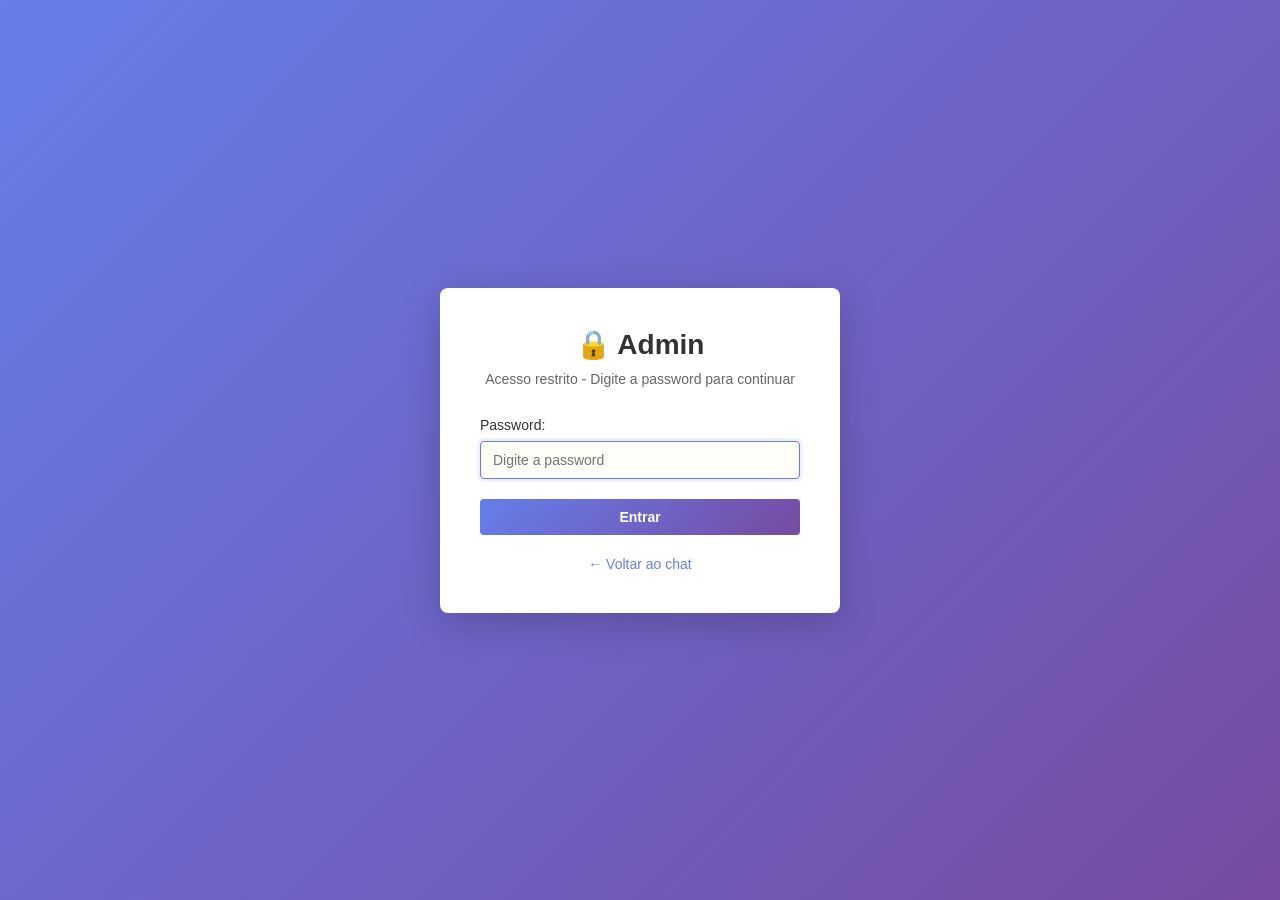
<file: web/admin_login.html>
<!doctype html>
<html lang="pt">
  <head>
    <meta charset="UTF-8" />
    <meta name="viewport" content="width=device-width, initial-scale=1.0" />
    <title>Admin Login - SIGARRA Assistant</title>
    <link rel="stylesheet" href="/web/styles.css" />
    <style>
      .admin-login-container {
        display: flex;
        justify-content: center;
        align-items: center;
        height: 100vh;
        background: linear-gradient(135deg, #667eea 0%, #764ba2 100%);
        font-family: -apple-system, BlinkMacSystemFont, 'Segoe UI', Roboto, sans-serif;
      }
      .login-box {
        background: white;
        padding: 40px;
        border-radius: 8px;
        box-shadow: 0 10px 40px rgba(0, 0, 0, 0.2);
        width: 100%;
        max-width: 400px;
      }
      .login-box h1 {
        margin: 0 0 10px 0;
        font-size: 28px;
        color: #333;
        text-align: center;
      }
      .login-box p {
        margin: 0 0 30px 0;
        color: #666;
        text-align: center;
        font-size: 14px;
      }
      .form-group {
        margin-bottom: 20px;
      }
      .form-group label {
        display: block;
        margin-bottom: 8px;
        color: #333;
        font-weight: 500;
        font-size: 14px;
      }
      .form-group input {
        width: 100%;
        padding: 10px 12px;
        border: 1px solid #ddd;
        border-radius: 4px;
        font-size: 14px;
        box-sizing: border-box;
        transition: border-color 0.2s;
      }
      .form-group input:focus {
        outline: none;
        border-color: #667eea;
        box-shadow: 0 0 0 3px rgba(102, 126, 234, 0.1);
      }
      .submit-btn {
        width: 100%;
        padding: 10px;
        background: linear-gradient(135deg, #667eea 0%, #764ba2 100%);
        color: white;
        border: none;
        border-radius: 4px;
        font-weight: 600;
        font-size: 14px;
        cursor: pointer;
        transition: opacity 0.2s;
      }
      .submit-btn:hover {
        opacity: 0.9;
      }
      .submit-btn:disabled {
        opacity: 0.6;
        cursor: not-allowed;
      }
      .error-message {
        margin-bottom: 20px;
        padding: 12px;
        background: #fee;
        border: 1px solid #fcc;
        border-radius: 4px;
        color: #c33;
        font-size: 14px;
        text-align: center;
        display: none;
      }
      .back-link {
        text-align: center;
        margin-top: 20px;
      }
      .back-link a {
        color: #667eea;
        text-decoration: none;
        font-size: 14px;
      }
      .back-link a:hover {
        text-decoration: underline;
      }
    </style>
  </head>
  <body>
    <div class="admin-login-container">
      <div class="login-box">
        <h1>🔒 Admin</h1>
        <p>Acesso restrito - Digite a password para continuar</p>
        
        <div id="error-message" class="error-message"></div>
        
        <form id="login-form">
          <div class="form-group">
            <label for="password">Password:</label>
            <input
              type="password"
              id="password"
              name="password"
              placeholder="Digite a password"
              required
              autocomplete="current-password"
            />
          </div>
          
          <button type="submit" id="submit-btn" class="submit-btn">
            Entrar
          </button>
        </form>
        
        <div class="back-link">
          <a href="/">← Voltar ao chat</a>
        </div>
      </div>
    </div>

    <script>
      const form = document.getElementById('login-form');
      const passwordInput = document.getElementById('password');
      const submitBtn = document.getElementById('submit-btn');
      const errorMessage = document.getElementById('error-message');

      form.addEventListener('submit', async (e) => {
        e.preventDefault();
        
        const password = passwordInput.value.trim();
        if (!password) {
          showError('Digite a password');
          return;
        }

        submitBtn.disabled = true;
        submitBtn.textContent = 'Entrando...';
        errorMessage.style.display = 'none';

        try {
          const res = await fetch('/api/admin/login', {
            method: 'POST',
            headers: { 'Content-Type': 'application/json' },
            body: JSON.stringify({ username: 'admin', password }),
          });

          if (res.ok) {
            // Login bem-sucedido, redirecionar para admin
            window.location.href = '/admin';
          } else if (res.status === 401) {
            showError('Password incorreta');
          } else {
            showError('Erro ao autenticar. Tente novamente.');
          }
        } catch (err) {
          console.error('Login error:', err);
          showError('Erro de conectividade. Tente novamente.');
        } finally {
          submitBtn.disabled = false;
          submitBtn.textContent = 'Entrar';
        }
      });

      function showError(msg) {
        errorMessage.textContent = msg;
        errorMessage.style.display = 'block';
      }

      // Focus no password ao carregar
      passwordInput.focus();
    </script>
  </body>
</html>
</file>
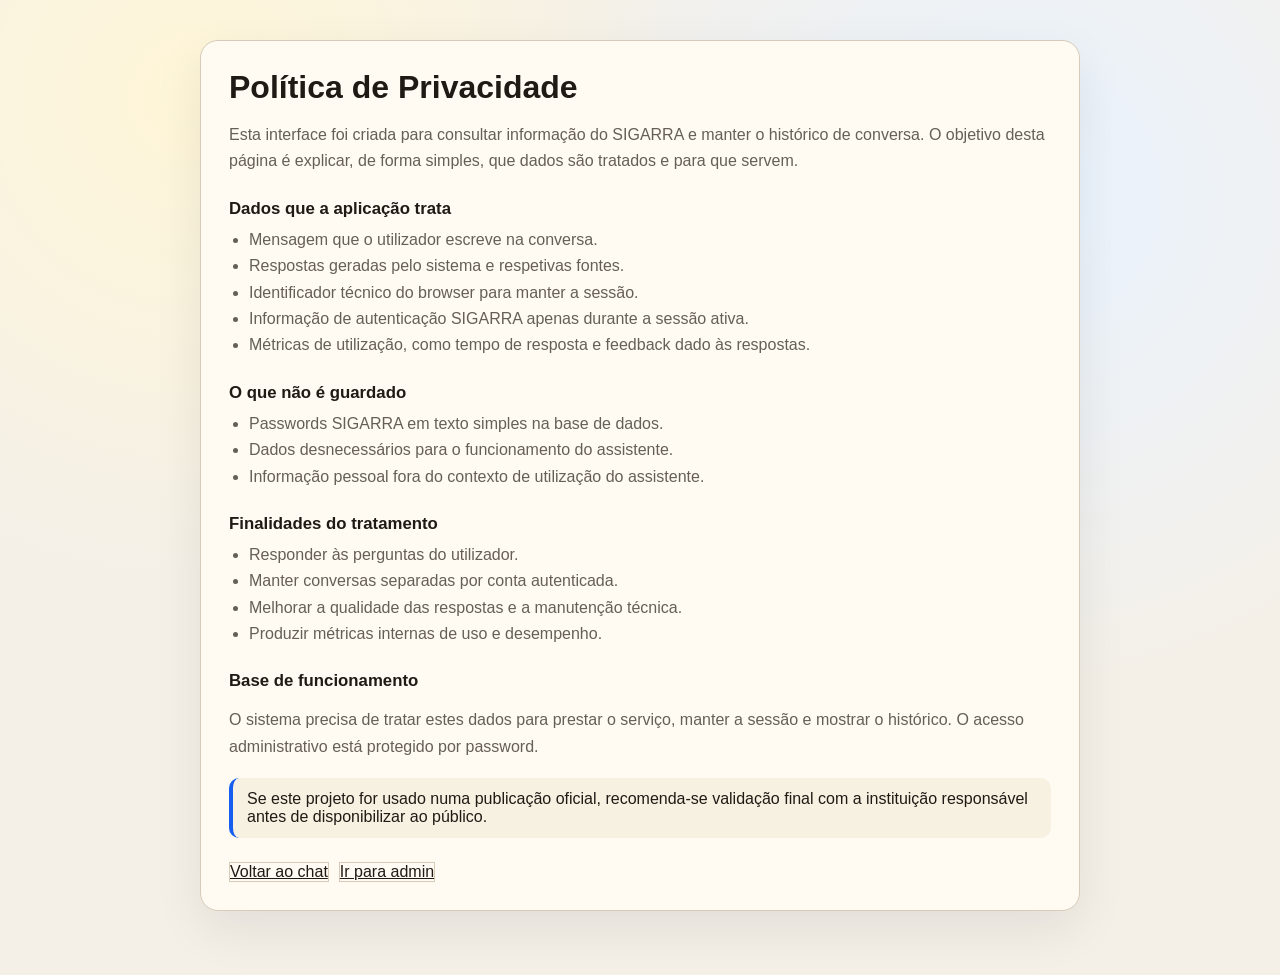
<file: web/privacidade.html>
<!doctype html>
<html lang="pt">
  <head>
    <meta charset="UTF-8" />
    <meta name="viewport" content="width=device-width, initial-scale=1.0" />
    <title>Política de Privacidade - SIGARRA Assistant</title>
    <link rel="stylesheet" href="/web/styles.css" />
    <style>
      .privacy-page {
        max-width: 920px;
        margin: 0 auto;
        padding: 40px 20px 64px;
      }

      .privacy-card {
        border: 1px solid var(--border);
        background: color-mix(in srgb, var(--panel-2) 86%, white);
        border-radius: 18px;
        padding: 28px;
        box-shadow: 0 18px 50px rgba(31, 26, 20, 0.08);
      }

      .privacy-card h1 {
        margin: 0 0 8px;
        font-size: 2rem;
      }

      .privacy-card p,
      .privacy-card li {
        color: var(--muted);
        line-height: 1.65;
        font-size: 1rem;
      }

      .privacy-card h2 {
        margin-top: 24px;
        margin-bottom: 8px;
        font-size: 1.05rem;
      }

      .privacy-actions {
        display: flex;
        gap: 10px;
        flex-wrap: wrap;
        margin-top: 24px;
      }

      .privacy-note {
        margin-top: 18px;
        padding: 12px 14px;
        border-left: 4px solid var(--accent);
        background: #f7f1e2;
        border-radius: 10px;
      }

      .privacy-card ul {
        margin: 8px 0 0;
        padding-left: 20px;
      }
    </style>
  </head>
  <body>
    <main class="privacy-page">
      <article class="privacy-card">
        <h1>Política de Privacidade</h1>
        <p>
          Esta interface foi criada para consultar informação do SIGARRA e manter o histórico de conversa.
          O objetivo desta página é explicar, de forma simples, que dados são tratados e para que servem.
        </p>

        <h2>Dados que a aplicação trata</h2>
        <ul>
          <li>Mensagem que o utilizador escreve na conversa.</li>
          <li>Respostas geradas pelo sistema e respetivas fontes.</li>
          <li>Identificador técnico do browser para manter a sessão.</li>
          <li>Informação de autenticação SIGARRA apenas durante a sessão ativa.</li>
          <li>Métricas de utilização, como tempo de resposta e feedback dado às respostas.</li>
        </ul>

        <h2>O que não é guardado</h2>
        <ul>
          <li>Passwords SIGARRA em texto simples na base de dados.</li>
          <li>Dados desnecessários para o funcionamento do assistente.</li>
          <li>Informação pessoal fora do contexto de utilização do assistente.</li>
        </ul>

        <h2>Finalidades do tratamento</h2>
        <ul>
          <li>Responder às perguntas do utilizador.</li>
          <li>Manter conversas separadas por conta autenticada.</li>
          <li>Melhorar a qualidade das respostas e a manutenção técnica.</li>
          <li>Produzir métricas internas de uso e desempenho.</li>
        </ul>

        <h2>Base de funcionamento</h2>
        <p>
          O sistema precisa de tratar estes dados para prestar o serviço, manter a sessão e mostrar o histórico.
          O acesso administrativo está protegido por password.
        </p>

        <div class="privacy-note">
          Se este projeto for usado numa publicação oficial, recomenda-se validação final com a instituição
          responsável antes de disponibilizar ao público.
        </div>

        <div class="privacy-actions">
          <a class="ghost-btn" href="/">Voltar ao chat</a>
          <a class="ghost-btn" href="/admin">Ir para admin</a>
        </div>
      </article>
    </main>
  </body>
</html>
</file>
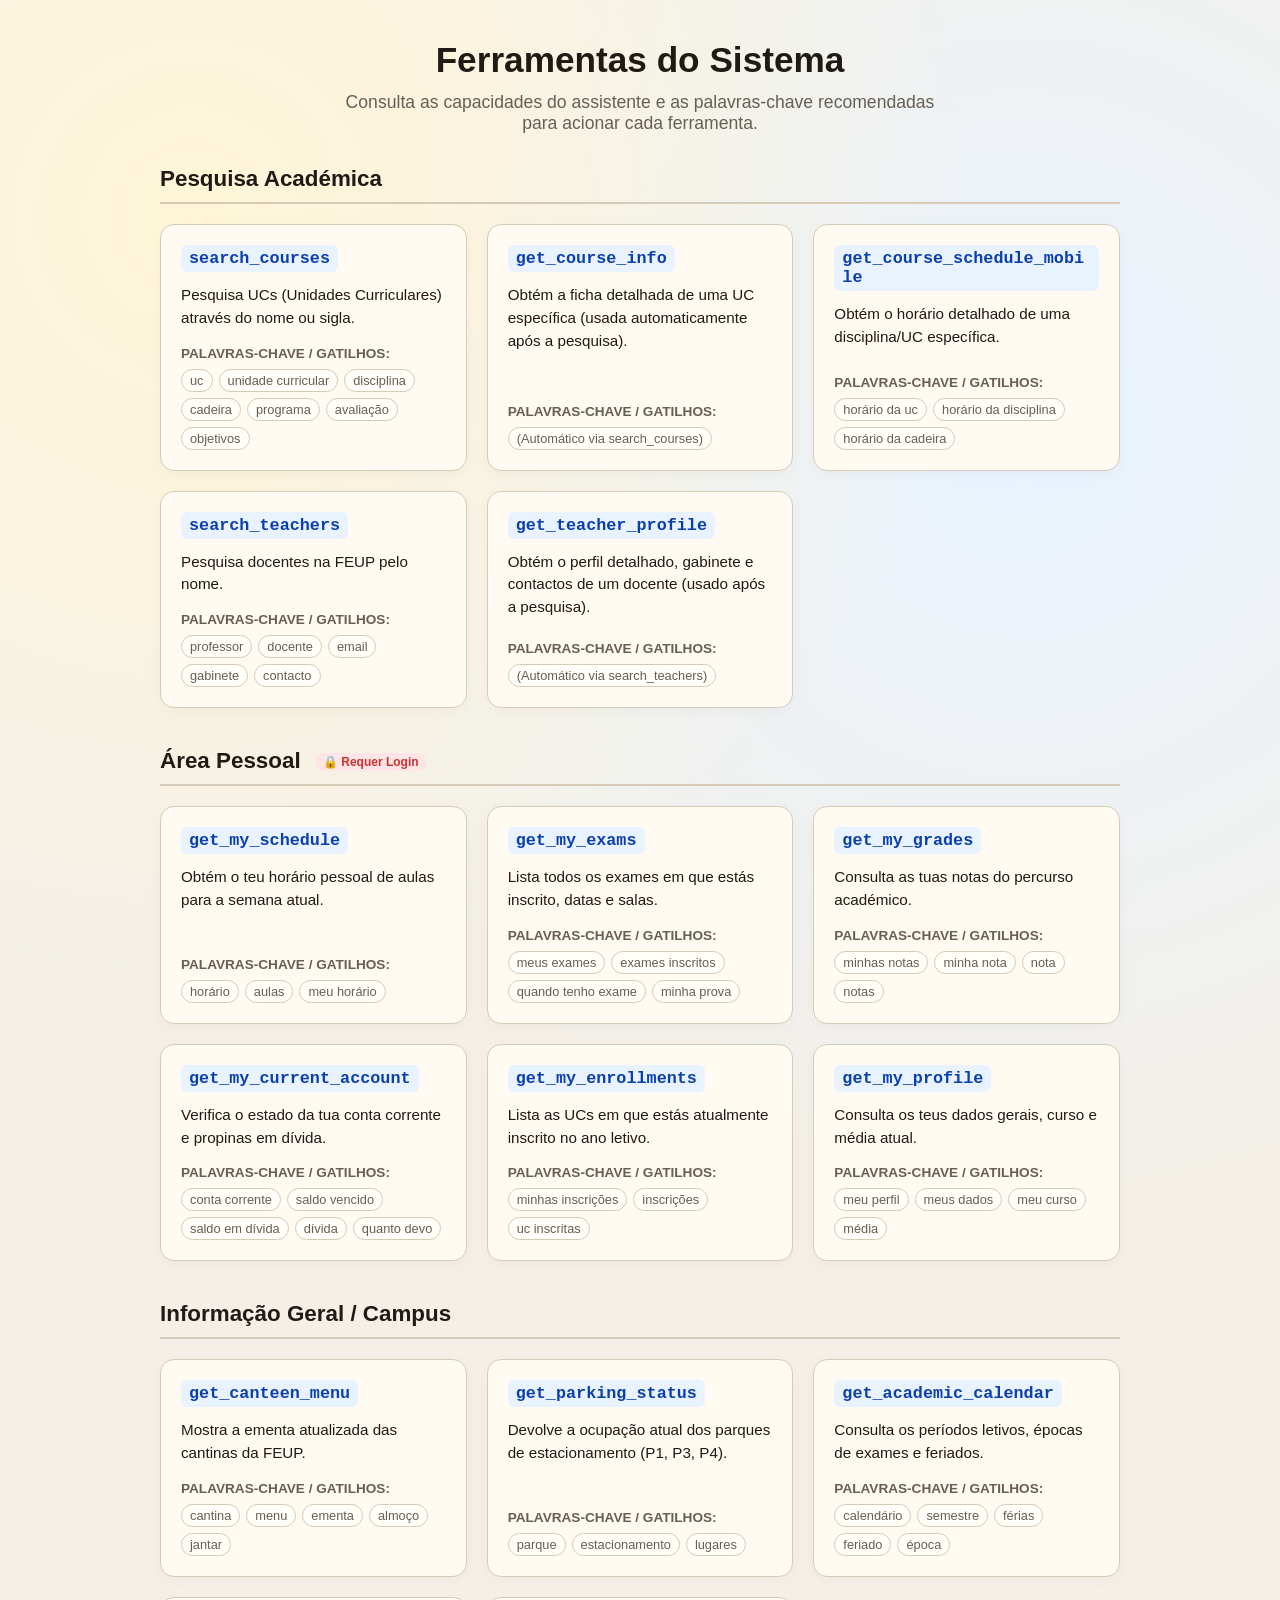
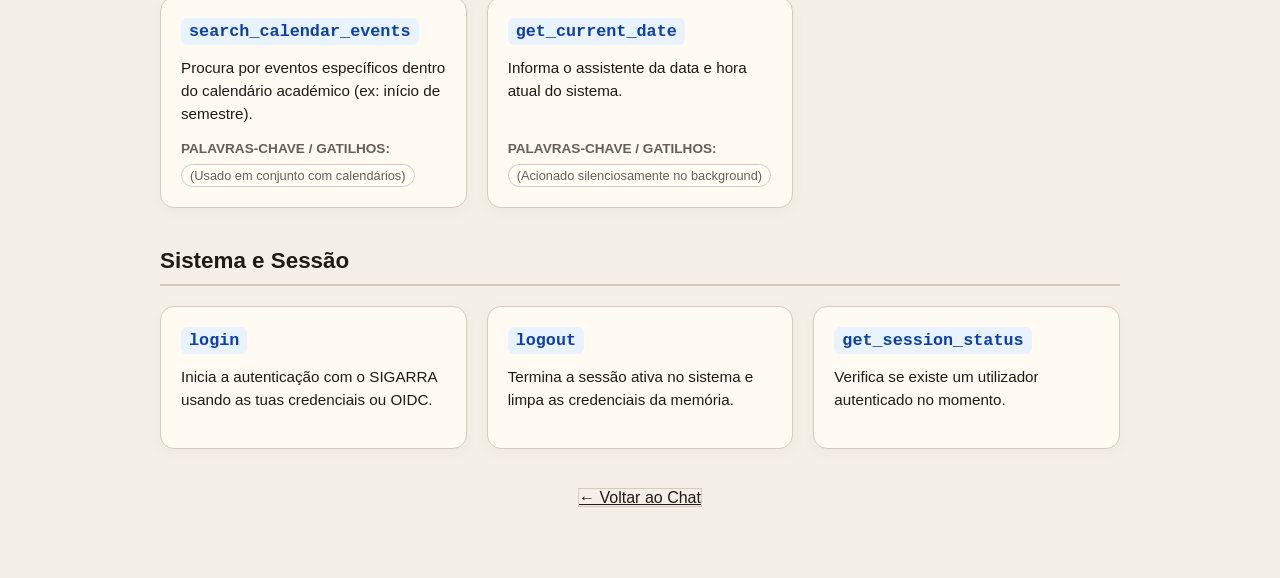
<file: web/tools.html>
<!doctype html>
<html lang="pt">
  <head>
    <meta charset="UTF-8" />
    <meta name="viewport" content="width=device-width, initial-scale=1.0" />
    <title>Ferramentas e Palavras-chave - SIGARRA Assistant</title>
    <link rel="stylesheet" href="/web/styles.css" />
    <style>
      .tools-page {
        max-width: 1000px;
        margin: 0 auto;
        padding: 40px 20px 64px;
      }

      .tools-header {
        margin-bottom: 32px;
        text-align: center;
      }

      .tools-header h1 {
        margin: 0 0 12px;
        font-size: 2.2rem;
      }

      .tools-header p {
        color: var(--muted);
        font-size: 1.1rem;
        max-width: 600px;
        margin: 0 auto;
      }

      .category-section {
        margin-bottom: 40px;
      }

      .category-section h2 {
        font-size: 1.4rem;
        border-bottom: 2px solid var(--border);
        padding-bottom: 10px;
        margin-bottom: 20px;
        color: var(--ink);
      }

      .tools-grid {
        display: grid;
        grid-template-columns: repeat(auto-fill, minmax(300px, 1fr));
        gap: 20px;
      }

      .tool-card {
        border: 1px solid var(--border);
        background: color-mix(in srgb, var(--panel-2) 90%, white);
        border-radius: 14px;
        padding: 20px;
        box-shadow: 0 4px 15px rgba(31, 26, 20, 0.03);
        display: flex;
        flex-direction: column;
      }

      .tool-name {
        font-family: monospace;
        font-size: 1.05rem;
        font-weight: bold;
        color: var(--accent-2);
        background: #e9f3ff;
        padding: 4px 8px;
        border-radius: 6px;
        display: inline-block;
        margin-bottom: 12px;
        word-break: break-all;
      }

      .tool-description {
        font-size: 0.95rem;
        line-height: 1.5;
        margin: 0 0 16px 0;
        flex-grow: 1;
      }

      .tool-keywords-title {
        font-size: 0.85rem;
        font-weight: 600;
        text-transform: uppercase;
        color: var(--muted);
        margin-bottom: 8px;
      }

      .keyword-tags {
        display: flex;
        flex-wrap: wrap;
        gap: 6px;
      }

      .keyword-tag {
        background: #fffef9;
        border: 1px solid var(--border);
        color: var(--muted);
        font-size: 0.8rem;
        padding: 3px 8px;
        border-radius: 12px;
      }

      .auth-badge {
        display: inline-flex;
        align-items: center;
        font-size: 0.75rem;
        background: #ffe5e5;
        color: #c33;
        padding: 2px 8px;
        border-radius: 10px;
        margin-left: 8px;
        vertical-align: middle;
        font-weight: bold;
      }

      .back-btn-container {
        margin-top: 40px;
        text-align: center;
      }
    </style>
  </head>
  <body>
    <main class="tools-page">
      <header class="tools-header">
        <h1>Ferramentas do Sistema</h1>
        <p>Consulta as capacidades do assistente e as palavras-chave recomendadas para acionar cada ferramenta.</p>
      </header>

      <section class="category-section">
        <h2>Pesquisa Académica</h2>
        <div class="tools-grid">
          <div class="tool-card">
            <div><span class="tool-name">search_courses</span></div>
            <p class="tool-description">Pesquisa UCs (Unidades Curriculares) através do nome ou sigla.</p>
            <div class="tool-keywords-title">Palavras-chave / Gatilhos:</div>
            <div class="keyword-tags">
              <span class="keyword-tag">uc</span>
              <span class="keyword-tag">unidade curricular</span>
              <span class="keyword-tag">disciplina</span>
              <span class="keyword-tag">cadeira</span>
              <span class="keyword-tag">programa</span>
              <span class="keyword-tag">avaliação</span>
              <span class="keyword-tag">objetivos</span>
            </div>
          </div>

          <div class="tool-card">
            <div><span class="tool-name">get_course_info</span></div>
            <p class="tool-description">Obtém a ficha detalhada de uma UC específica (usada automaticamente após a pesquisa).</p>
            <div class="tool-keywords-title">Palavras-chave / Gatilhos:</div>
            <div class="keyword-tags">
              <span class="keyword-tag">(Automático via search_courses)</span>
            </div>
          </div>

          <div class="tool-card">
            <div><span class="tool-name">get_course_schedule_mobile</span></div>
            <p class="tool-description">Obtém o horário detalhado de uma disciplina/UC específica.</p>
            <div class="tool-keywords-title">Palavras-chave / Gatilhos:</div>
            <div class="keyword-tags">
              <span class="keyword-tag">horário da uc</span>
              <span class="keyword-tag">horário da disciplina</span>
              <span class="keyword-tag">horário da cadeira</span>
            </div>
          </div>

          <div class="tool-card">
            <div><span class="tool-name">search_teachers</span></div>
            <p class="tool-description">Pesquisa docentes na FEUP pelo nome.</p>
            <div class="tool-keywords-title">Palavras-chave / Gatilhos:</div>
            <div class="keyword-tags">
              <span class="keyword-tag">professor</span>
              <span class="keyword-tag">docente</span>
              <span class="keyword-tag">email</span>
              <span class="keyword-tag">gabinete</span>
              <span class="keyword-tag">contacto</span>
            </div>
          </div>

          <div class="tool-card">
            <div><span class="tool-name">get_teacher_profile</span></div>
            <p class="tool-description">Obtém o perfil detalhado, gabinete e contactos de um docente (usado após a pesquisa).</p>
            <div class="tool-keywords-title">Palavras-chave / Gatilhos:</div>
            <div class="keyword-tags">
              <span class="keyword-tag">(Automático via search_teachers)</span>
            </div>
          </div>
        </div>
      </section>

      <section class="category-section">
        <h2>Área Pessoal <span class="auth-badge">🔒 Requer Login</span></h2>
        <div class="tools-grid">
          <div class="tool-card">
            <div><span class="tool-name">get_my_schedule</span></div>
            <p class="tool-description">Obtém o teu horário pessoal de aulas para a semana atual.</p>
            <div class="tool-keywords-title">Palavras-chave / Gatilhos:</div>
            <div class="keyword-tags">
              <span class="keyword-tag">horário</span>
              <span class="keyword-tag">aulas</span>
              <span class="keyword-tag">meu horário</span>
            </div>
          </div>

          <div class="tool-card">
            <div><span class="tool-name">get_my_exams</span></div>
            <p class="tool-description">Lista todos os exames em que estás inscrito, datas e salas.</p>
            <div class="tool-keywords-title">Palavras-chave / Gatilhos:</div>
            <div class="keyword-tags">
              <span class="keyword-tag">meus exames</span>
              <span class="keyword-tag">exames inscritos</span>
              <span class="keyword-tag">quando tenho exame</span>
              <span class="keyword-tag">minha prova</span>
            </div>
          </div>

          <div class="tool-card">
            <div><span class="tool-name">get_my_grades</span></div>
            <p class="tool-description">Consulta as tuas notas do percurso académico.</p>
            <div class="tool-keywords-title">Palavras-chave / Gatilhos:</div>
            <div class="keyword-tags">
              <span class="keyword-tag">minhas notas</span>
              <span class="keyword-tag">minha nota</span>
              <span class="keyword-tag">nota</span>
              <span class="keyword-tag">notas</span>
            </div>
          </div>

          <div class="tool-card">
            <div><span class="tool-name">get_my_current_account</span></div>
            <p class="tool-description">Verifica o estado da tua conta corrente e propinas em dívida.</p>
            <div class="tool-keywords-title">Palavras-chave / Gatilhos:</div>
            <div class="keyword-tags">
              <span class="keyword-tag">conta corrente</span>
              <span class="keyword-tag">saldo vencido</span>
              <span class="keyword-tag">saldo em dívida</span>
              <span class="keyword-tag">dívida</span>
              <span class="keyword-tag">quanto devo</span>
            </div>
          </div>

          <div class="tool-card">
            <div><span class="tool-name">get_my_enrollments</span></div>
            <p class="tool-description">Lista as UCs em que estás atualmente inscrito no ano letivo.</p>
            <div class="tool-keywords-title">Palavras-chave / Gatilhos:</div>
            <div class="keyword-tags">
              <span class="keyword-tag">minhas inscrições</span>
              <span class="keyword-tag">inscrições</span>
              <span class="keyword-tag">uc inscritas</span>
            </div>
          </div>

          <div class="tool-card">
            <div><span class="tool-name">get_my_profile</span></div>
            <p class="tool-description">Consulta os teus dados gerais, curso e média atual.</p>
            <div class="tool-keywords-title">Palavras-chave / Gatilhos:</div>
            <div class="keyword-tags">
              <span class="keyword-tag">meu perfil</span>
              <span class="keyword-tag">meus dados</span>
              <span class="keyword-tag">meu curso</span>
              <span class="keyword-tag">média</span>
            </div>
          </div>
        </div>
      </section>

      <section class="category-section">
        <h2>Informação Geral / Campus</h2>
        <div class="tools-grid">
          <div class="tool-card">
            <div><span class="tool-name">get_canteen_menu</span></div>
            <p class="tool-description">Mostra a ementa atualizada das cantinas da FEUP.</p>
            <div class="tool-keywords-title">Palavras-chave / Gatilhos:</div>
            <div class="keyword-tags">
              <span class="keyword-tag">cantina</span>
              <span class="keyword-tag">menu</span>
              <span class="keyword-tag">ementa</span>
              <span class="keyword-tag">almoço</span>
              <span class="keyword-tag">jantar</span>
            </div>
          </div>

          <div class="tool-card">
            <div><span class="tool-name">get_parking_status</span></div>
            <p class="tool-description">Devolve a ocupação atual dos parques de estacionamento (P1, P3, P4).</p>
            <div class="tool-keywords-title">Palavras-chave / Gatilhos:</div>
            <div class="keyword-tags">
              <span class="keyword-tag">parque</span>
              <span class="keyword-tag">estacionamento</span>
              <span class="keyword-tag">lugares</span>
            </div>
          </div>

          <div class="tool-card">
            <div><span class="tool-name">get_academic_calendar</span></div>
            <p class="tool-description">Consulta os períodos letivos, épocas de exames e feriados.</p>
            <div class="tool-keywords-title">Palavras-chave / Gatilhos:</div>
            <div class="keyword-tags">
              <span class="keyword-tag">calendário</span>
              <span class="keyword-tag">semestre</span>
              <span class="keyword-tag">férias</span>
              <span class="keyword-tag">feriado</span>
              <span class="keyword-tag">época</span>
            </div>
          </div>
          
          <div class="tool-card">
            <div><span class="tool-name">search_calendar_events</span></div>
            <p class="tool-description">Procura por eventos específicos dentro do calendário académico (ex: início de semestre).</p>
            <div class="tool-keywords-title">Palavras-chave / Gatilhos:</div>
            <div class="keyword-tags">
              <span class="keyword-tag">(Usado em conjunto com calendários)</span>
            </div>
          </div>

          <div class="tool-card">
            <div><span class="tool-name">get_current_date</span></div>
            <p class="tool-description">Informa o assistente da data e hora atual do sistema.</p>
            <div class="tool-keywords-title">Palavras-chave / Gatilhos:</div>
            <div class="keyword-tags">
              <span class="keyword-tag">(Acionado silenciosamente no background)</span>
            </div>
          </div>
        </div>
      </section>

      <section class="category-section">
        <h2>Sistema e Sessão</h2>
        <div class="tools-grid">
          <div class="tool-card">
            <div><span class="tool-name">login</span></div>
            <p class="tool-description">Inicia a autenticação com o SIGARRA usando as tuas credenciais ou OIDC.</p>
          </div>
          
          <div class="tool-card">
            <div><span class="tool-name">logout</span></div>
            <p class="tool-description">Termina a sessão ativa no sistema e limpa as credenciais da memória.</p>
          </div>
          
          <div class="tool-card">
            <div><span class="tool-name">get_session_status</span></div>
            <p class="tool-description">Verifica se existe um utilizador autenticado no momento.</p>
          </div>
        </div>
      </section>

      <div class="back-btn-container">
        <a class="ghost-btn" href="/">← Voltar ao Chat</a>
      </div>
    </main>
  </body>
</html>
</file>
<file: web/styles.css>
:root {
  --bg: #f4f0e8;
  --panel: #efe6d4;
  --panel-2: #fffaf0;
  --ink: #1f1a14;
  --muted: #665f56;
  --accent: #155eef;
  --accent-2: #0b3fae;
  --user-msg: #d9ecff;
  --bot-msg: #fff;
  --border: #d6cab8;
}

* {
  box-sizing: border-box;
}

body {
  margin: 0;
  font-family: "IBM Plex Sans", "Segoe UI", sans-serif;
  color: var(--ink);
  background:
    radial-gradient(circle at 15% 10%, #fff6d8 0, transparent 35%),
    radial-gradient(circle at 80% 20%, #e9f3ff 0, transparent 38%),
    var(--bg);
  min-height: 100vh;
}

.app-shell {
  display: block;
  min-height: 100vh;
}

.sidebar {
  position: fixed;
  top: 0;
  left: 0;
  bottom: 0;
  width: 320px;
  border-right: 1px solid var(--border);
  background: linear-gradient(180deg, #f7eedf 0%, #efe3cf 100%);
  padding: 20px;
  display: flex;
  flex-direction: column;
  gap: 14px;
  overflow-y: auto;
}

.brand {
  display: flex;
  align-items: center;
  gap: 12px;
}

.brand-mark {
  width: 42px;
  height: 42px;
  border-radius: 10px;
  display: grid;
  place-items: center;
  font-weight: 700;
  color: #fff;
  background: linear-gradient(145deg, var(--accent), var(--accent-2));
}

.brand h1 {
  margin: 0;
  font-size: 1.08rem;
}

.brand p {
  margin: 2px 0 0;
  color: var(--muted);
  font-size: 0.88rem;
}

.meta-card {
  border: 1px solid var(--border);
  background: color-mix(in srgb, var(--panel) 65%, white);
  border-radius: 14px;
  padding: 12px;
}

.meta-card h2 {
  margin: 0 0 8px;
  font-size: 0.95rem;
}

.meta-card p {
  margin: 0 0 8px;
  color: var(--muted);
  font-size: 0.88rem;
  line-height: 1.35;
}

.conversations-card {
  display: flex;
  flex-direction: column;
}

.conversation-list {
  overflow-y: auto;
  display: flex;
  flex-direction: column;
  gap: 6px;
}

.conversation-row {
  display: grid;
  grid-template-columns: 1fr auto;
  gap: 6px;
  align-items: center;
}

.conversation-item {
  width: 100%;
  text-align: left;
  border: 1px solid var(--border);
  background: #fffef9;
  color: var(--ink);
  padding: 8px 10px;
  border-radius: 10px;
  font-size: 0.9rem;
}

.conversation-item.active {
  border-color: #9abcf4;
  background: #ecf4ff;
}

.conversation-rename-btn {
  border: 1px solid var(--border);
  background: #fffaf0;
  color: var(--ink);
  padding: 7px 10px;
  border-radius: 10px;
  font-size: 0.8rem;
}

.admin-link {
  text-decoration: none;
  text-align: center;
}

.login-form {
  display: grid;
  gap: 8px;
}

.error-message {
  color: #d32f2f;
  font-size: 0.85rem;
  margin: 4px 0 0;
  display: none;
}

input,
textarea,
button {
  font: inherit;
}

input,
textarea {
  width: 100%;
  border: 1px solid var(--border);
  border-radius: 10px;
  padding: 10px;
  background: #fffdf7;
}

button {
  border: 0;
  border-radius: 10px;
  background: var(--accent);
  color: #fff;
  cursor: pointer;
  padding: 10px 14px;
  transition: transform 0.15s ease, filter 0.2s ease;
}

button:hover {
  transform: translateY(-1px);
  filter: brightness(1.05);
}

button:disabled {
  opacity: 0.65;
  cursor: not-allowed;
  transform: none;
}

.ghost-btn {
  background: transparent;
  color: var(--ink);
  border: 1px solid var(--border);
}

.ghost-btn.small {
  padding: 7px 10px;
  font-size: 0.9rem;
}

.logout-btn {
  background: #fee;
  color: #c33;
  border: 1px solid #fcc;
  padding: 8px 12px;
  border-radius: 4px;
  cursor: pointer;
  font-size: 0.9rem;
  transition: background 0.2s, color 0.2s;
}

.logout-btn:hover {
  background: #fdd;
  color: #b22;
}

.chat-area {
  display: flex;
  flex-direction: column;
  margin-left: 320px;
  height: 100vh;
  overflow: hidden;
}

.chat-header {
  border-bottom: 1px solid var(--border);
  background: color-mix(in srgb, var(--panel-2) 75%, white);
  padding: 18px 24px;
  flex-shrink: 0;
}

.chat-header h2 {
  margin: 0;
  font-size: 1.1rem;
}

.chat-header p {
  margin: 4px 0 0;
  color: var(--muted);
  font-size: 0.9rem;
}

.messages {
  padding: 26px;
  display: flex;
  flex-direction: column;
  gap: 12px;
  overflow-y: auto;
  flex: 1;
}

.msg-row {
  display: flex;
  animation: rise-in 0.22s ease;
}

.msg-row.user {
  justify-content: flex-end;
}

.msg-bubble {
  max-width: min(780px, 90%);
  background: var(--bot-msg);
  border: 1px solid var(--border);
  border-radius: 14px;
  padding: 11px 13px;
  white-space: pre-wrap;
  line-height: 1.45;
}

.msg-row.user .msg-bubble {
  background: var(--user-msg);
  border-color: #b6d6f6;
}

.source-link {
  display: inline-block;
  margin-top: 8px;
  color: var(--accent-2);
  text-decoration: none;
  font-weight: 600;
}

.msg-actions {
  margin-top: 8px;
}

.msg-feedback-btn {
  border: 1px solid var(--border);
  background: #fffaf0;
  color: var(--ink);
  border-radius: 8px;
  font-size: 0.78rem;
  padding: 5px 8px;
}

.msg-feedback-btn.active {
  background: #ffe6e6;
  border-color: #e6a7a7;
}

.source-link:hover {
  text-decoration: underline;
}

.composer {
  display: grid;
  grid-template-columns: 1fr auto;
  gap: 10px;
  align-items: end;
  padding: 24px 24px 32px 24px;
  border-top: 1px solid var(--border);
  background: color-mix(in srgb, var(--panel-2) 80%, white);
  flex-shrink: 0;
}

.composer textarea {
  resize: vertical;
  min-height: 56px;
  max-height: 180px;
}

@keyframes rise-in {
  from {
    opacity: 0;
    transform: translateY(6px);
  }
  to {
    opacity: 1;
    transform: translateY(0);
  }
}

.admin-shell {
  min-height: 100vh;
  padding: 18px;
}

.admin-header {
  display: flex;
  justify-content: space-between;
  align-items: flex-start;
  gap: 12px;
  margin-bottom: 16px;
}

.admin-header h1 {
  margin: 0;
}

.admin-header p {
  margin: 4px 0 0;
  color: var(--muted);
}

.admin-header-actions {
  display: flex;
  gap: 8px;
  align-items: center;
}

.admin-content {
  display: grid;
  gap: 12px;
}

.admin-cards {
  display: grid;
  grid-template-columns: repeat(auto-fit, minmax(150px, 1fr));
  gap: 10px;
}

.admin-card {
  border: 1px solid var(--border);
  border-radius: 12px;
  background: #fffef9;
  padding: 10px 12px;
}

.admin-card p {
  margin: 0;
  color: var(--muted);
  font-size: 0.84rem;
}

.admin-card h3 {
  margin: 6px 0 0;
  font-size: 1.12rem;
}

.admin-grid {
  display: grid;
  grid-template-columns: 1fr 1fr;
  gap: 12px;
}

.admin-panel {
  max-height: 420px;
  overflow: auto;
}

.admin-table {
  width: 100%;
  border-collapse: collapse;
}

.admin-table th,
.admin-table td {
  border-bottom: 1px solid var(--border);
  padding: 8px;
  text-align: left;
  font-size: 0.88rem;
}

.admin-log-item {
  border: 1px solid var(--border);
  border-radius: 10px;
  padding: 9px;
  background: #fffef9;
  margin-bottom: 8px;
}

.admin-log-item p {
  margin: 0 0 6px;
}

.muted {
  color: var(--muted);
  font-size: 0.82rem;
}

@media (max-width: 960px) {
  .sidebar {
    position: relative;
    width: 100%;
    border-right: 0;
    border-bottom: 1px solid var(--border);
    padding: 16px;
  }

  .chat-area {
    margin-left: 0;
    height: auto;
    min-height: calc(100vh - 400px);
  }

  .messages {
    padding: 14px;
  }

  .composer {
    padding: 20px 20px 28px 20px;
  }

  .admin-grid {
    grid-template-columns: 1fr;
  }

  .admin-header {
    flex-direction: column;
  }
}
</file>
